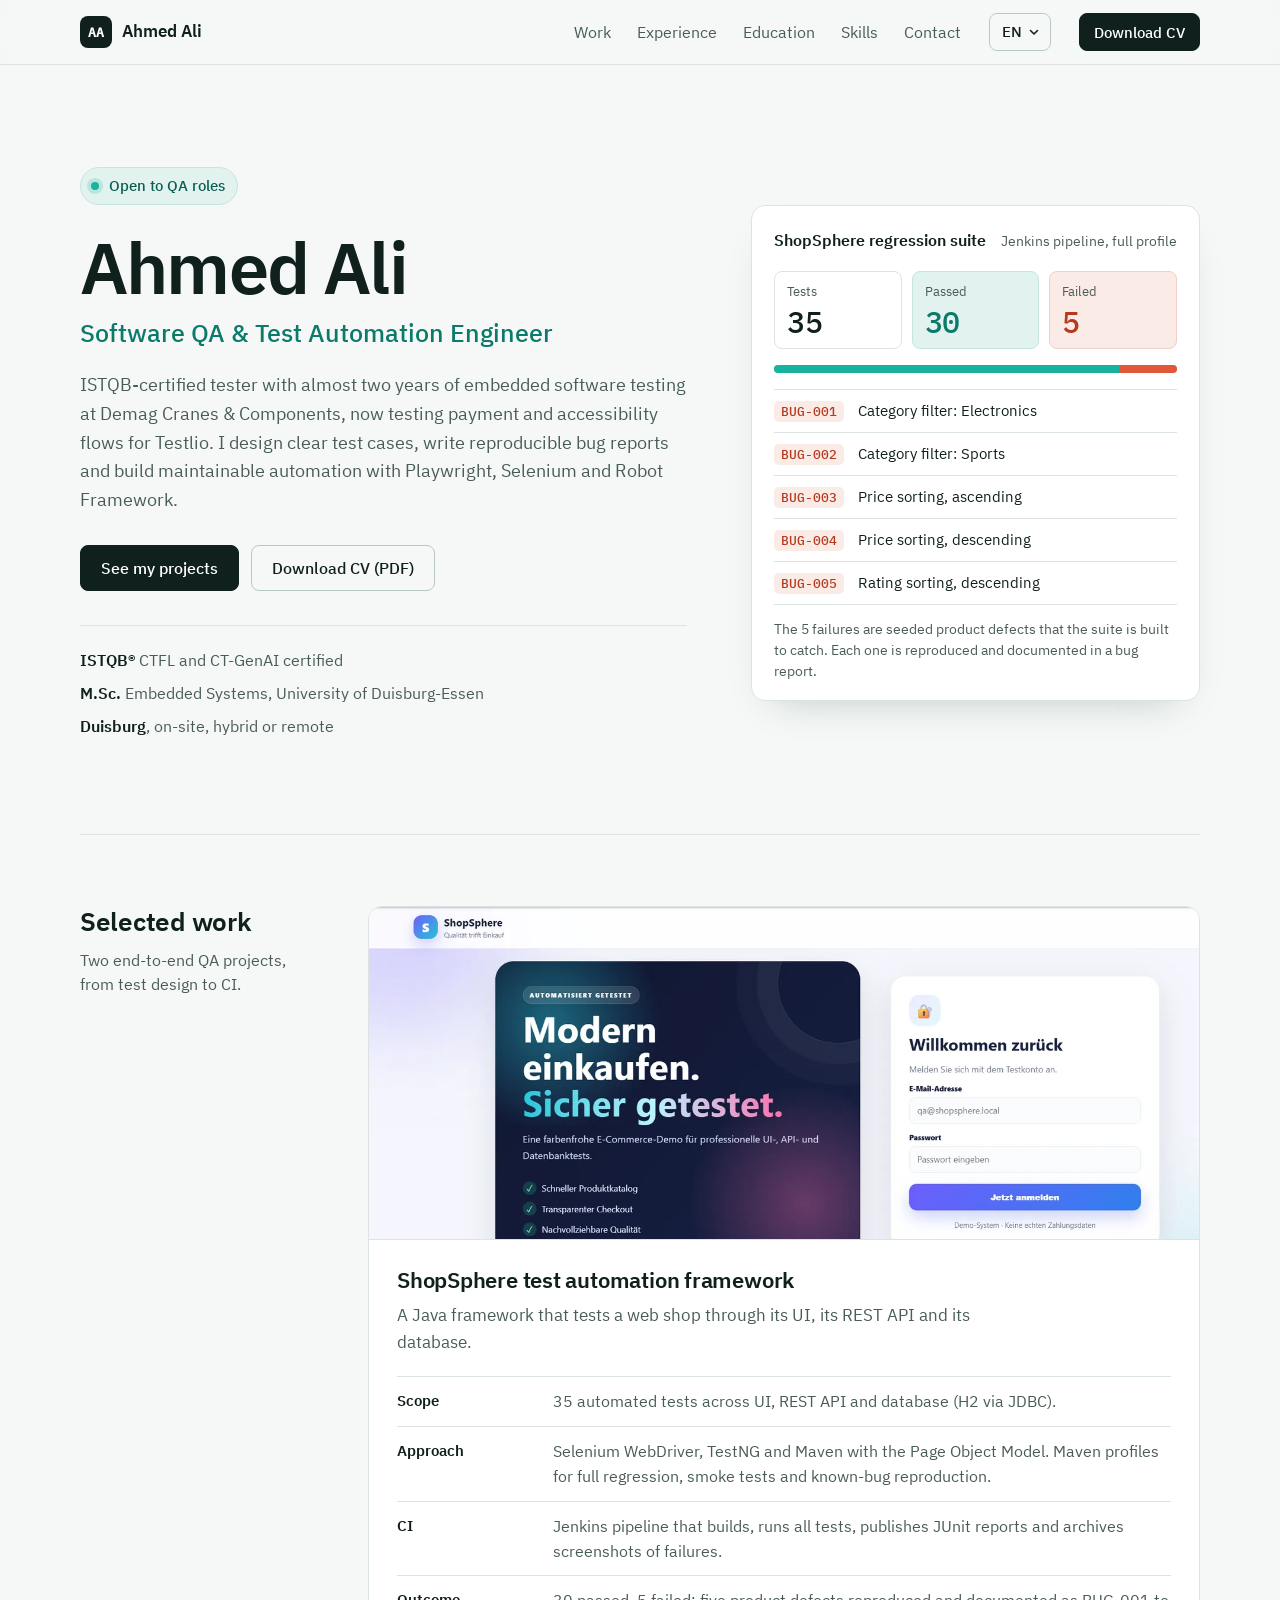
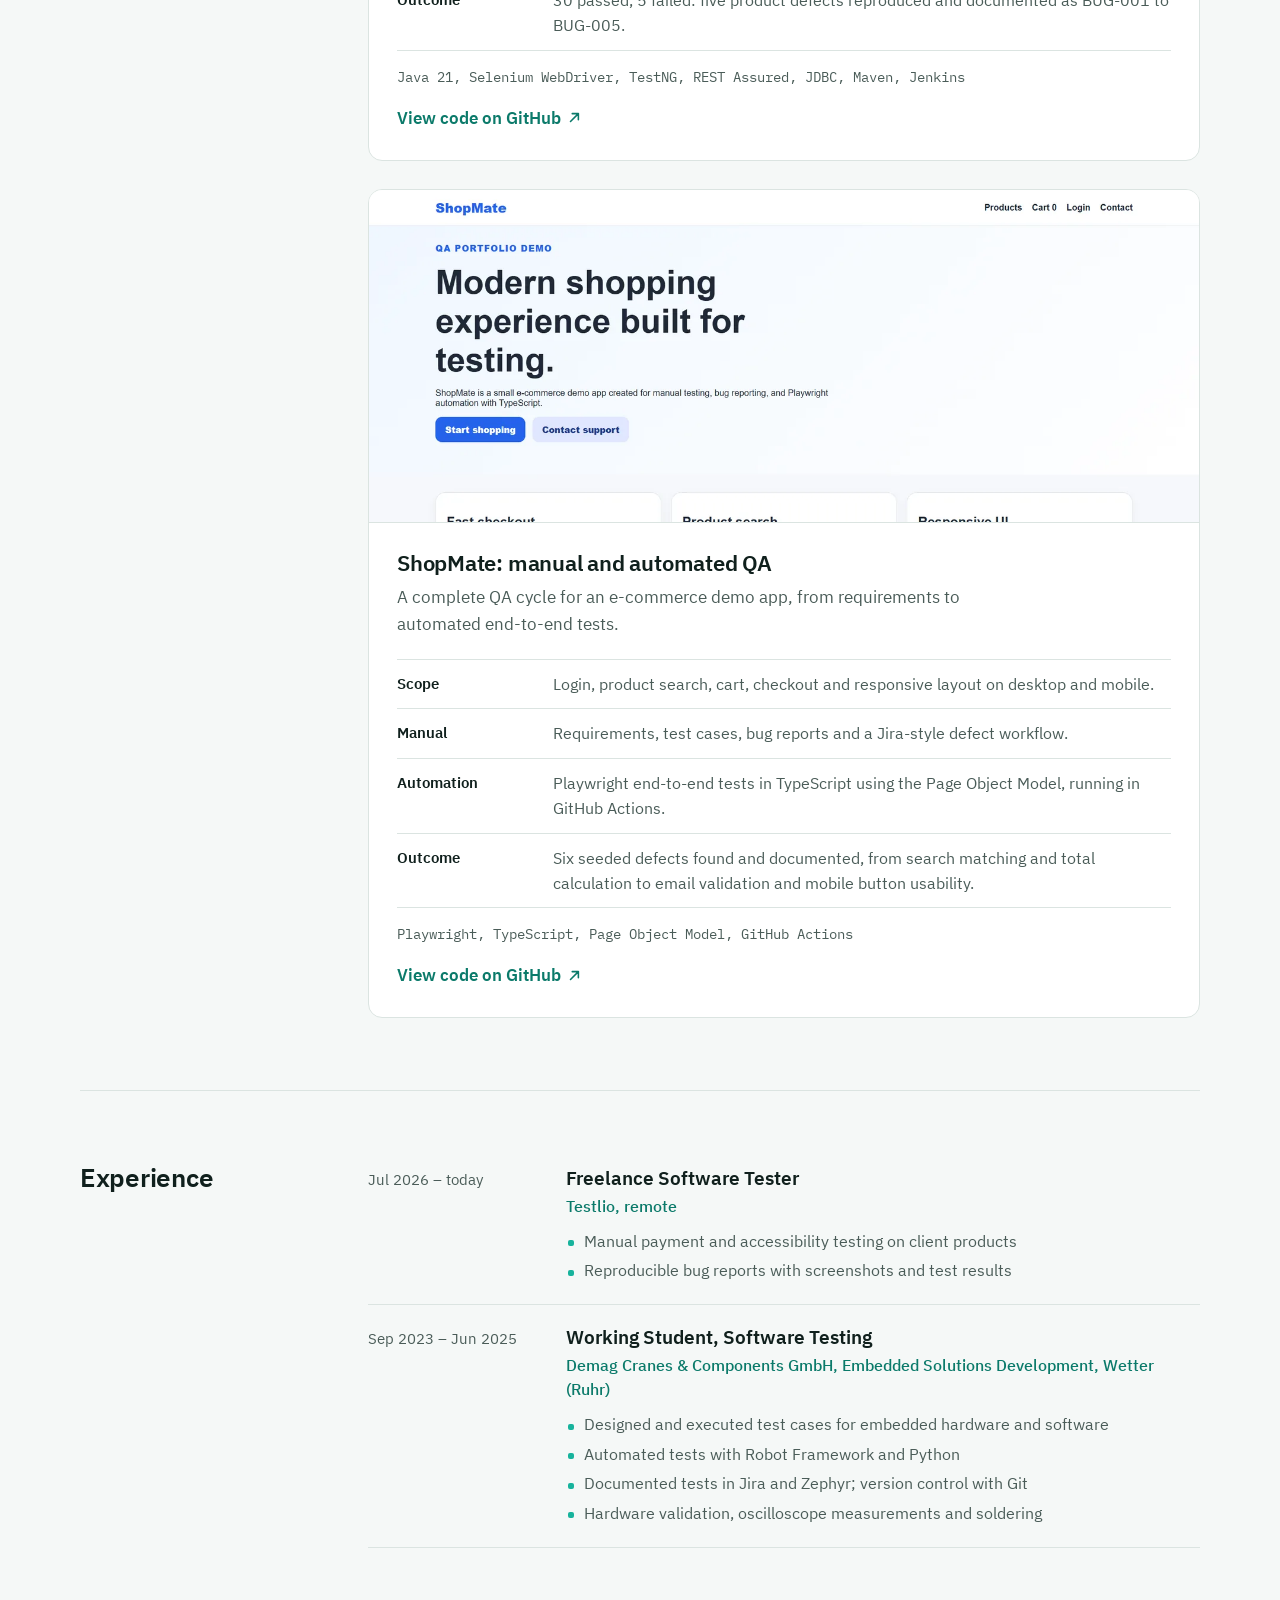
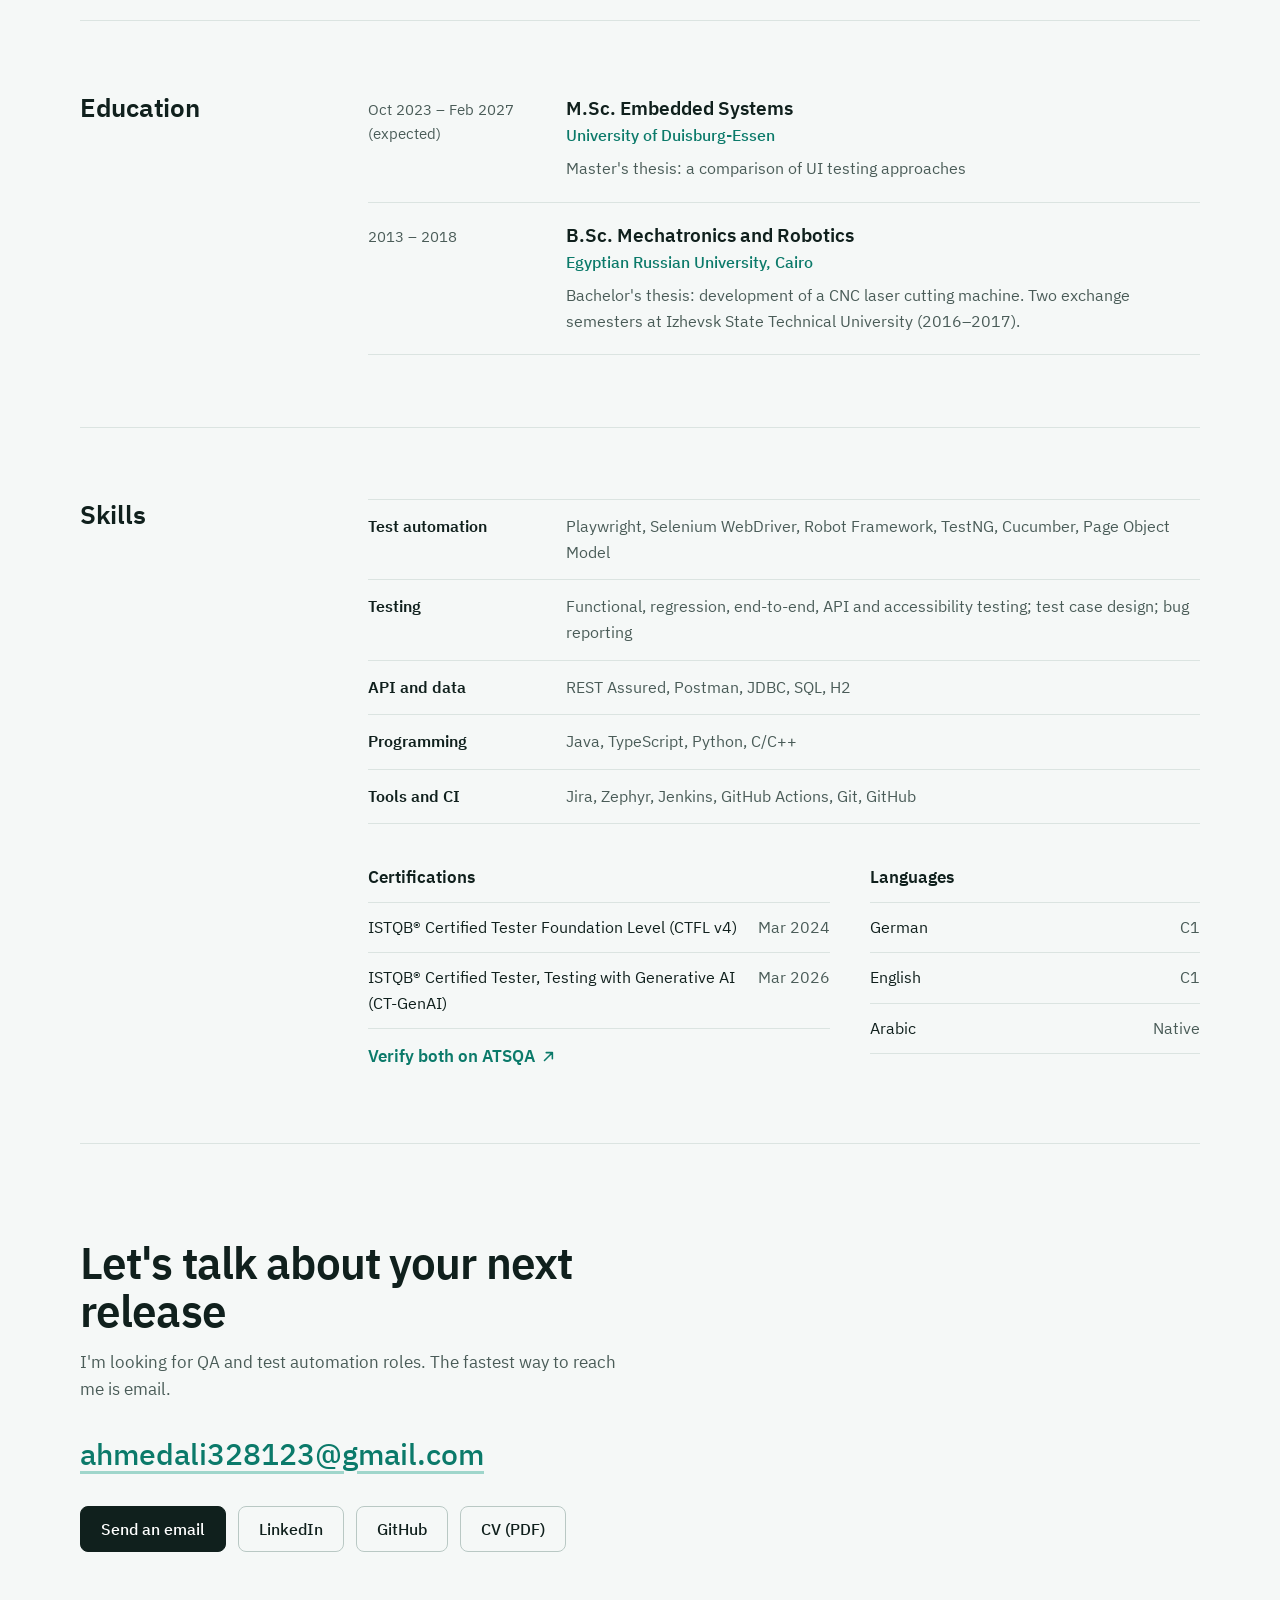
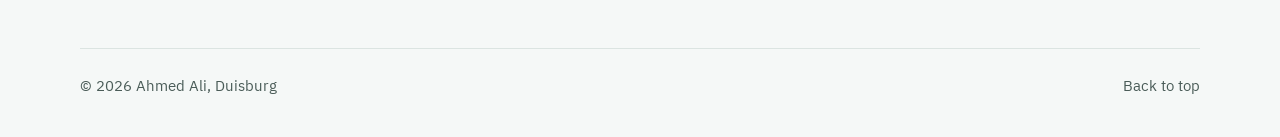
<file: index.html>
<!DOCTYPE html>
<html lang="en">
<head>
  <meta charset="UTF-8">
  <meta name="viewport" content="width=device-width, initial-scale=1">
  <title>Ahmed Ali – Software QA &amp; Test Automation Engineer</title>
  <meta name="description" content="ISTQB-certified Software QA and Test Automation Engineer in Duisburg, Germany. Playwright, Selenium, Robot Framework, Java, TypeScript, API testing and CI pipelines.">
  <meta name="theme-color" content="#f5f8f7" media="(prefers-color-scheme: light)">
  <meta name="theme-color" content="#0e1715" media="(prefers-color-scheme: dark)">
  <link rel="canonical" href="https://ahmed328123.github.io/ahmed-ali-portfolio/">
  <link rel="alternate" hreflang="en" href="https://ahmed328123.github.io/ahmed-ali-portfolio/">
  <link rel="alternate" hreflang="de" href="https://ahmed328123.github.io/ahmed-ali-portfolio/de/">
  <link rel="alternate" hreflang="x-default" href="https://ahmed328123.github.io/ahmed-ali-portfolio/">
  <link rel="icon" href="./assets/favicon.svg" type="image/svg+xml">

  <!-- Link previews (LinkedIn, WhatsApp, Slack, email) -->
  <meta property="og:type" content="profile">
  <meta property="og:locale" content="en_US">
  <meta property="og:locale:alternate" content="de_DE">
  <meta property="og:title" content="Ahmed Ali – Software QA & Test Automation Engineer">
  <meta property="og:description" content="Test automation with Playwright, Selenium and Robot Framework. ISTQB CTFL & CT-GenAI. Open to QA roles.">
  <meta property="og:url" content="https://ahmed328123.github.io/ahmed-ali-portfolio/">
  <meta property="og:image" content="https://ahmed328123.github.io/ahmed-ali-portfolio/assets/og-image.png">
  <meta property="og:image:width" content="1200">
  <meta property="og:image:height" content="630">
  <meta property="og:image:alt" content="Ahmed Ali – Software QA and Test Automation Engineer">
  <meta name="twitter:card" content="summary_large_image">

  <!-- Fonts are self-hosted (no requests to Google servers) -->
  <link rel="preload" href="./assets/fonts/IBMPlexSans-Regular-Latin1.woff2" as="font" type="font/woff2" crossorigin>
  <link rel="preload" href="./assets/fonts/IBMPlexSans-SemiBold-Latin1.woff2" as="font" type="font/woff2" crossorigin>
  <link rel="stylesheet" href="./style.css?v=5">

  <script type="application/ld+json">
  {
    "@context": "https://schema.org",
    "@type": "Person",
    "name": "Ahmed Ali",
    "jobTitle": "Software QA Engineer, Test Automation Engineer",
    "url": "https://ahmed328123.github.io/ahmed-ali-portfolio/",
    "email": "mailto:ahmedali328123@gmail.com",
    "address": { "@type": "PostalAddress", "addressLocality": "Duisburg", "addressCountry": "DE" },
    "alumniOf": [
      { "@type": "CollegeOrUniversity", "name": "University of Duisburg-Essen" },
      { "@type": "CollegeOrUniversity", "name": "Egyptian Russian University" }
    ],
    "knowsAbout": ["Software Testing", "Test Automation", "Playwright", "Selenium WebDriver", "Robot Framework", "API Testing", "Java", "TypeScript", "Python"],
    "sameAs": [
      "https://www.linkedin.com/in/ahmedali328123/",
      "https://github.com/ahmed328123"
    ]
  }
  </script>
</head>

<body>
  <a class="skip-link" href="#main">Skip to content</a>

  <header class="site-header">
    <div class="wrap header-inner">
      <a class="brand" href="#top" aria-label="Ahmed Ali, back to top">
        <span class="brand-mark" aria-hidden="true">AA</span>
        <span class="brand-name">Ahmed Ali</span>
      </a>
      <nav class="site-nav" aria-label="Sections">
        <a href="#work">Work</a>
        <a href="#experience">Experience</a>
        <a href="#education">Education</a>
        <a href="#skills">Skills</a>
        <a href="#contact">Contact</a>
      </nav>
      <details class="lang-switch">
        <summary aria-label="Language: English. Change language">
          <span>EN</span>
          <svg aria-hidden="true" viewBox="0 0 12 12"><path d="M2.5 4.5 6 8l3.5-3.5"/></svg>
        </summary>
        <ul class="lang-menu">
          <li><a href="./" hreflang="en" lang="en" aria-current="page"><span>English</span><span class="lang-code">EN</span></a></li>
          <li><a href="./de/" hreflang="de" lang="de"><span>Deutsch</span><span class="lang-code">DE</span></a></li>
        </ul>
      </details>
      <a class="btn btn-small" href="./assets/cv-en.pdf" target="_blank" rel="noopener">Download CV</a>
    </div>
  </header>

  <main id="main">

    <!-- Intro -->
    <section class="hero wrap" id="top" aria-labelledby="hero-name">
      <div class="hero-copy">
        <p class="availability"><span class="pulse" aria-hidden="true"></span>Open to QA roles</p>
        <h1 id="hero-name">Ahmed Ali</h1>
        <p class="hero-role">Software QA &amp; Test Automation Engineer</p>
        <p class="hero-summary">
          ISTQB-certified tester with almost two years of embedded software testing at
          Demag Cranes &amp; Components, now testing payment and accessibility flows for Testlio.
          I design clear test cases, write reproducible bug reports and build maintainable
          automation with Playwright, Selenium and Robot Framework.
        </p>
        <div class="hero-actions">
          <a class="btn" href="#work">See my projects</a>
          <a class="btn btn-ghost" href="./assets/cv-en.pdf" target="_blank" rel="noopener">Download CV (PDF)</a>
        </div>
        <ul class="hero-facts">
          <li><strong>ISTQB®</strong> CTFL and CT-GenAI certified</li>
          <li><strong>M.Sc.</strong> Embedded Systems, University of Duisburg-Essen</li>
          <li><strong>Duisburg</strong>, on-site, hybrid or remote</li>
        </ul>
      </div>

      <!-- Signature element: a real test run from the ShopSphere project -->
      <figure class="run-report" aria-labelledby="run-title">
        <div class="run-head">
          <p class="run-title" id="run-title">ShopSphere regression suite</p>
          <p class="run-meta">Jenkins pipeline, full profile</p>
        </div>
        <dl class="run-totals">
          <div><dt>Tests</dt><dd>35</dd></div>
          <div class="is-pass"><dt>Passed</dt><dd>30</dd></div>
          <div class="is-fail"><dt>Failed</dt><dd>5</dd></div>
        </dl>
        <div class="run-bar" role="img" aria-label="30 of 35 tests passed, 5 failed">
          <span class="run-bar-pass"></span><span class="run-bar-fail"></span>
        </div>
        <ol class="run-failures" aria-label="Failed tests, each linked to a bug report">
          <li><code>BUG-001</code><span>Category filter: Electronics</span></li>
          <li><code>BUG-002</code><span>Category filter: Sports</span></li>
          <li><code>BUG-003</code><span>Price sorting, ascending</span></li>
          <li><code>BUG-004</code><span>Price sorting, descending</span></li>
          <li><code>BUG-005</code><span>Rating sorting, descending</span></li>
        </ol>
        <figcaption>
          The 5 failures are seeded product defects that the suite is built to catch.
          Each one is reproduced and documented in a bug report.
        </figcaption>
      </figure>
    </section>

    <!-- Projects -->
    <section class="block wrap" id="work" aria-labelledby="work-title">
      <div class="block-head">
        <h2 id="work-title">Selected work</h2>
        <p>Two end-to-end QA projects, from test design to CI.</p>
      </div>

      <div class="block-body">
        <article class="case">
          <a class="case-media" href="https://github.com/ahmed328123/shopsphere-selenium-java-automation" target="_blank" rel="noopener" tabindex="-1" aria-hidden="true">
            <img src="./assets/images/shopsphere-cover.webp" width="1400" height="683" loading="lazy" decoding="async" alt="">
          </a>
          <div class="case-body">
            <h3>ShopSphere test automation framework</h3>
            <p class="case-lead">A Java framework that tests a web shop through its UI, its REST API and its database.</p>
            <dl class="case-facts">
              <div><dt>Scope</dt><dd>35 automated tests across UI, REST API and database (H2 via JDBC).</dd></div>
              <div><dt>Approach</dt><dd>Selenium WebDriver, TestNG and Maven with the Page Object Model. Maven profiles for full regression, smoke tests and known-bug reproduction.</dd></div>
              <div><dt>CI</dt><dd>Jenkins pipeline that builds, runs all tests, publishes JUnit reports and archives screenshots of failures.</dd></div>
              <div><dt>Outcome</dt><dd>30 passed, 5 failed: five product defects reproduced and documented as <span class="nowrap">BUG-001</span> to <span class="nowrap">BUG-005</span>.</dd></div>
            </dl>
            <p class="case-stack">Java 21, Selenium WebDriver, TestNG, REST Assured, JDBC, Maven, Jenkins</p>
            <a class="ext-link" href="https://github.com/ahmed328123/shopsphere-selenium-java-automation" target="_blank" rel="noopener">View code on GitHub<svg aria-hidden="true" viewBox="0 0 16 16"><path d="M6 3h7v7M13 3 4 12"/></svg></a>
          </div>
        </article>

        <article class="case">
          <a class="case-media" href="https://github.com/ahmed328123/shopmate-qa-playwright-typescript" target="_blank" rel="noopener" tabindex="-1" aria-hidden="true">
            <img src="./assets/images/shopmate-cover.webp" width="1400" height="670" loading="lazy" decoding="async" alt="">
          </a>
          <div class="case-body">
            <h3>ShopMate: manual and automated QA</h3>
            <p class="case-lead">A complete QA cycle for an e-commerce demo app, from requirements to automated end-to-end tests.</p>
            <dl class="case-facts">
              <div><dt>Scope</dt><dd>Login, product search, cart, checkout and responsive layout on desktop and mobile.</dd></div>
              <div><dt>Manual</dt><dd>Requirements, test cases, bug reports and a Jira-style defect workflow.</dd></div>
              <div><dt>Automation</dt><dd>Playwright end-to-end tests in TypeScript using the Page Object Model, running in GitHub Actions.</dd></div>
              <div><dt>Outcome</dt><dd>Six seeded defects found and documented, from search matching and total calculation to email validation and mobile button usability.</dd></div>
            </dl>
            <p class="case-stack">Playwright, TypeScript, Page Object Model, GitHub Actions</p>
            <a class="ext-link" href="https://github.com/ahmed328123/shopmate-qa-playwright-typescript" target="_blank" rel="noopener">View code on GitHub<svg aria-hidden="true" viewBox="0 0 16 16"><path d="M6 3h7v7M13 3 4 12"/></svg></a>
          </div>
        </article>
      </div>
    </section>

    <!-- Experience -->
    <section class="block wrap" id="experience" aria-labelledby="exp-title">
      <div class="block-head">
        <h2 id="exp-title">Experience</h2>
      </div>
      <div class="block-body">
        <ol class="entries">
          <li class="entry">
            <p class="entry-date"><time datetime="2026-07">Jul 2026</time> – today</p>
            <div>
              <h3>Freelance Software Tester</h3>
              <p class="entry-org">Testlio, remote</p>
              <ul>
                <li>Manual payment and accessibility testing on client products</li>
                <li>Reproducible bug reports with screenshots and test results</li>
              </ul>
            </div>
          </li>
          <li class="entry">
            <p class="entry-date"><time datetime="2023-09">Sep 2023</time> – <time datetime="2025-06">Jun 2025</time></p>
            <div>
              <h3>Working Student, Software Testing</h3>
              <p class="entry-org">Demag Cranes &amp; Components GmbH, Embedded Solutions Development, Wetter (Ruhr)</p>
              <ul>
                <li>Designed and executed test cases for embedded hardware and software</li>
                <li>Automated tests with Robot Framework and Python</li>
                <li>Documented tests in Jira and Zephyr; version control with Git</li>
                <li>Hardware validation, oscilloscope measurements and soldering</li>
              </ul>
            </div>
          </li>
        </ol>
      </div>
    </section>

    <!-- Education -->
    <section class="block wrap" id="education" aria-labelledby="edu-title">
      <div class="block-head">
        <h2 id="edu-title">Education</h2>
      </div>
      <div class="block-body">
        <ol class="entries">
          <li class="entry">
            <p class="entry-date"><time datetime="2023-10">Oct 2023</time> – Feb 2027 (expected)</p>
            <div>
              <h3>M.Sc. Embedded Systems</h3>
              <p class="entry-org">University of Duisburg-Essen</p>
              <p class="entry-note">Master's thesis: a comparison of UI testing approaches</p>
            </div>
          </li>
          <li class="entry">
            <p class="entry-date">2013 – 2018</p>
            <div>
              <h3>B.Sc. Mechatronics and Robotics</h3>
              <p class="entry-org">Egyptian Russian University, Cairo</p>
              <p class="entry-note">Bachelor's thesis: development of a CNC laser cutting machine. Two exchange semesters at Izhevsk State Technical University (2016–2017).</p>
            </div>
          </li>
        </ol>
      </div>
    </section>

    <!-- Skills -->
    <section class="block wrap" id="skills" aria-labelledby="skills-title">
      <div class="block-head">
        <h2 id="skills-title">Skills</h2>
      </div>
      <div class="block-body">
        <dl class="skills">
          <div><dt>Test automation</dt><dd>Playwright, Selenium WebDriver, Robot Framework, TestNG, Cucumber, Page Object Model</dd></div>
          <div><dt>Testing</dt><dd>Functional, regression, end-to-end, API and accessibility testing; test case design; bug reporting</dd></div>
          <div><dt>API and data</dt><dd>REST Assured, Postman, JDBC, SQL, H2</dd></div>
          <div><dt>Programming</dt><dd>Java, TypeScript, Python, C/C++</dd></div>
          <div><dt>Tools and CI</dt><dd>Jira, Zephyr, Jenkins, GitHub Actions, Git, GitHub</dd></div>
        </dl>

        <div class="split">
          <div>
            <h3 class="sub-title">Certifications</h3>
            <ul class="certs">
              <li><span>ISTQB® Certified Tester Foundation Level (CTFL v4)</span><span class="muted">Mar 2024</span></li>
              <li><span>ISTQB® Certified Tester, Testing with Generative AI (CT-GenAI)</span><span class="muted">Mar 2026</span></li>
            </ul>
            <a class="ext-link" href="https://atsqa.org/certified-testers/profile/50f4b5ab74a24242892d9b220a066ed3" target="_blank" rel="noopener">Verify both on ATSQA<svg aria-hidden="true" viewBox="0 0 16 16"><path d="M6 3h7v7M13 3 4 12"/></svg></a>
          </div>
          <div>
            <h3 class="sub-title">Languages</h3>
            <ul class="langs">
              <li><span>German</span><span class="muted">C1</span></li>
              <li><span>English</span><span class="muted">C1</span></li>
              <li><span>Arabic</span><span class="muted">Native</span></li>
            </ul>
          </div>
        </div>
      </div>
    </section>

    <!-- Contact -->
    <section class="contact wrap" id="contact" aria-labelledby="contact-title">
      <h2 id="contact-title">Let's talk about your next release</h2>
      <p>I'm looking for QA and test automation roles. The fastest way to reach me is email.</p>
      <a class="contact-email" href="mailto:ahmedali328123@gmail.com">ahmedali328123@gmail.com</a>
      <div class="contact-links">
        <a class="btn" href="mailto:ahmedali328123@gmail.com">Send an email</a>
        <a class="btn btn-ghost" href="https://www.linkedin.com/in/ahmedali328123/" target="_blank" rel="noopener">LinkedIn</a>
        <a class="btn btn-ghost" href="https://github.com/ahmed328123" target="_blank" rel="noopener">GitHub</a>
        <a class="btn btn-ghost" href="./assets/cv-en.pdf" target="_blank" rel="noopener">CV (PDF)</a>
      </div>
    </section>
  </main>

  <footer class="site-footer wrap">
    <p>© 2026 Ahmed Ali, Duisburg</p>
    <a href="#top">Back to top</a>
  </footer>

  <script>
    // Close the language menu on outside click or Escape
    (function () {
      var menu = document.querySelector(".lang-switch");
      if (!menu) return;
      document.addEventListener("click", function (e) { if (!menu.contains(e.target)) menu.open = false; });
      document.addEventListener("keydown", function (e) {
        if (e.key === "Escape" && menu.open) { menu.open = false; menu.querySelector("summary").focus(); }
      });
    })();
  </script>
</body>
</html>
</file>
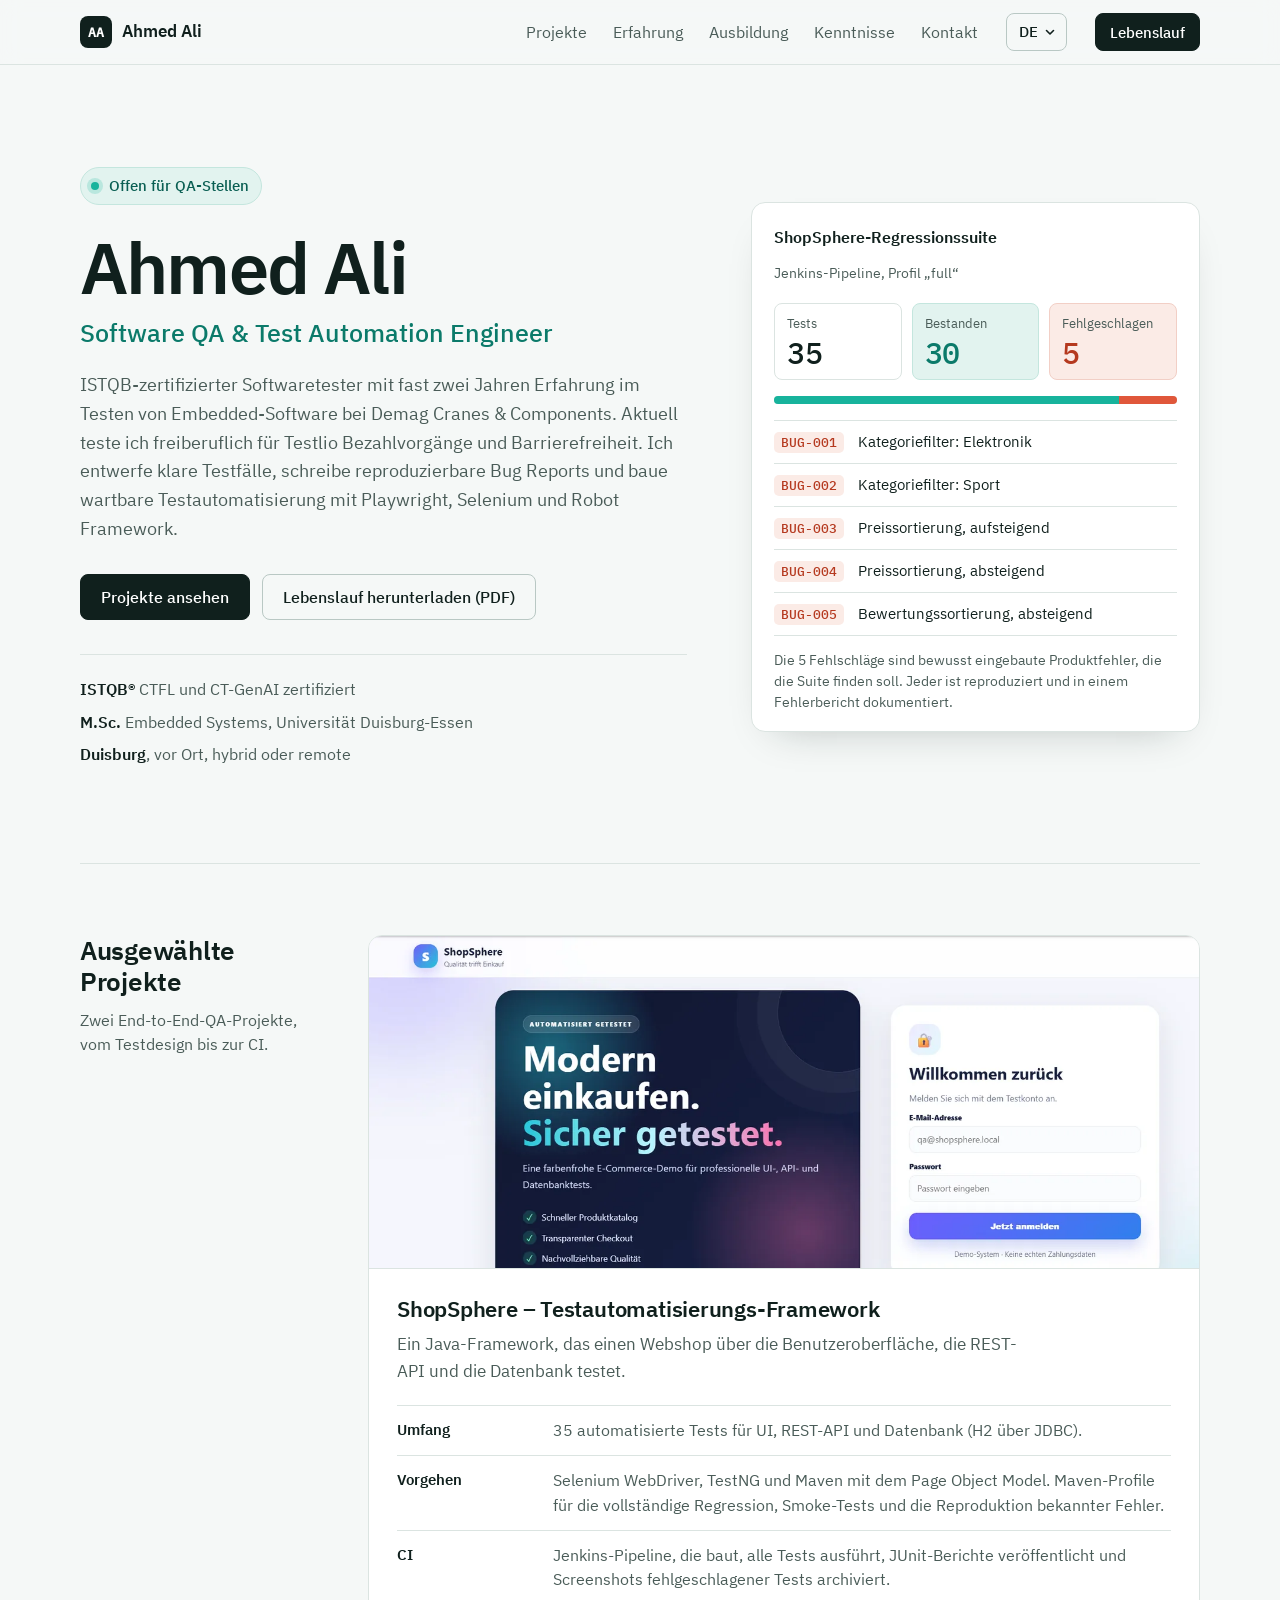
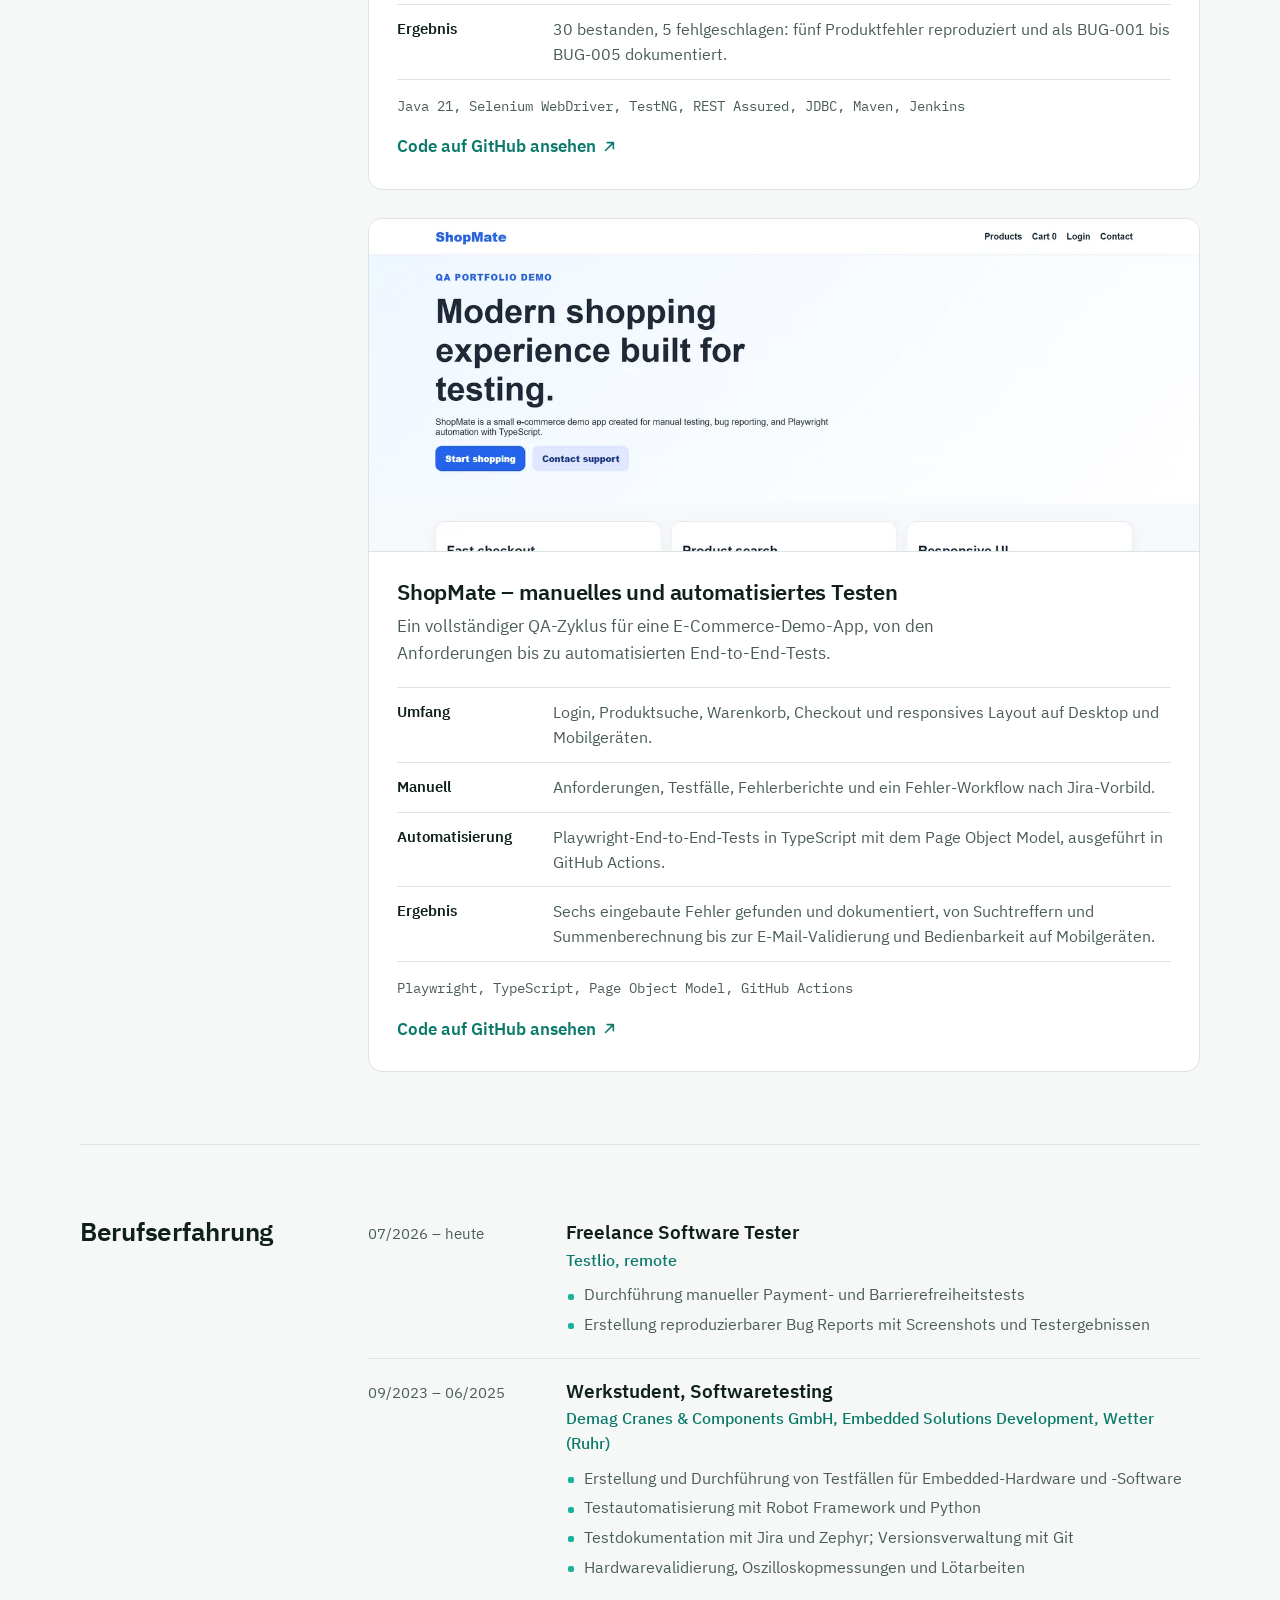
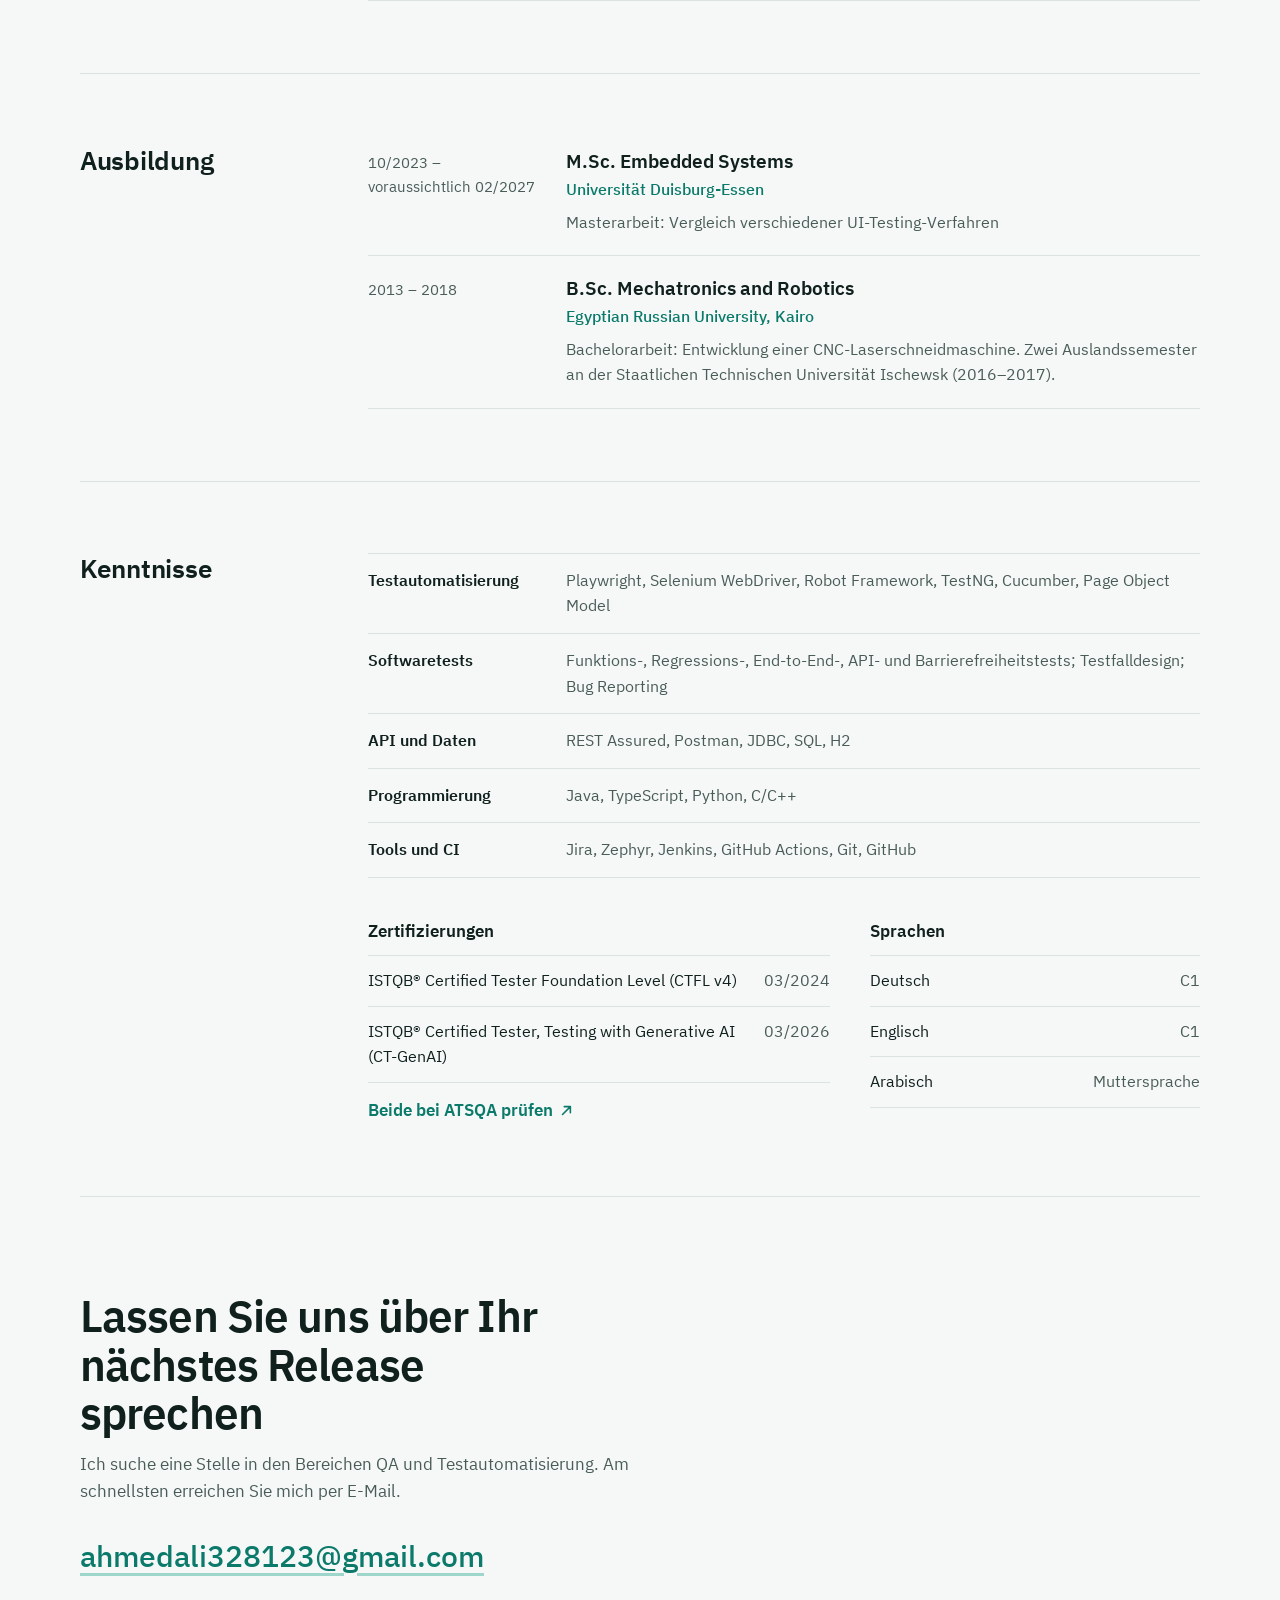
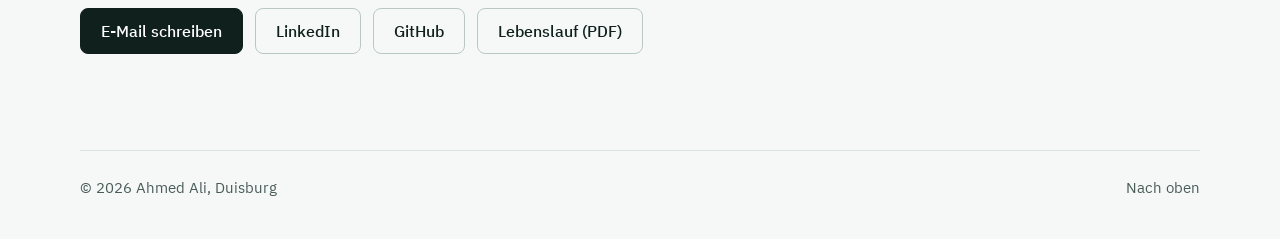
<file: de/index.html>
<!DOCTYPE html>
<html lang="de">
<head>
  <meta charset="UTF-8">
  <meta name="viewport" content="width=device-width, initial-scale=1">
  <title>Ahmed Ali – Software QA &amp; Test Automation Engineer</title>
  <meta name="description" content="ISTQB-zertifizierter Software QA und Test Automation Engineer in Duisburg. Testautomatisierung mit Playwright, Selenium und Robot Framework, Java, TypeScript, API-Tests und CI-Pipelines.">
  <meta name="theme-color" content="#f5f8f7" media="(prefers-color-scheme: light)">
  <meta name="theme-color" content="#0e1715" media="(prefers-color-scheme: dark)">
  <link rel="canonical" href="https://ahmed328123.github.io/ahmed-ali-portfolio/de/">
  <link rel="alternate" hreflang="en" href="https://ahmed328123.github.io/ahmed-ali-portfolio/">
  <link rel="alternate" hreflang="de" href="https://ahmed328123.github.io/ahmed-ali-portfolio/de/">
  <link rel="alternate" hreflang="x-default" href="https://ahmed328123.github.io/ahmed-ali-portfolio/">
  <link rel="icon" href="../assets/favicon.svg" type="image/svg+xml">

  <!-- Linkvorschau (LinkedIn, WhatsApp, Slack, E-Mail) -->
  <meta property="og:type" content="profile">
  <meta property="og:locale" content="de_DE">
  <meta property="og:locale:alternate" content="en_US">
  <meta property="og:title" content="Ahmed Ali – Software QA & Test Automation Engineer">
  <meta property="og:description" content="Testautomatisierung mit Playwright, Selenium und Robot Framework. ISTQB CTFL & CT-GenAI. Offen für QA-Stellen.">
  <meta property="og:url" content="https://ahmed328123.github.io/ahmed-ali-portfolio/de/">
  <meta property="og:image" content="https://ahmed328123.github.io/ahmed-ali-portfolio/assets/og-image-de.png">
  <meta property="og:image:width" content="1200">
  <meta property="og:image:height" content="630">
  <meta property="og:image:alt" content="Ahmed Ali – Software QA und Test Automation Engineer">
  <meta name="twitter:card" content="summary_large_image">

  <!-- Schriften werden selbst gehostet (keine Anfragen an Google-Server) -->
  <link rel="preload" href="../assets/fonts/IBMPlexSans-Regular-Latin1.woff2" as="font" type="font/woff2" crossorigin>
  <link rel="preload" href="../assets/fonts/IBMPlexSans-SemiBold-Latin1.woff2" as="font" type="font/woff2" crossorigin>
  <link rel="stylesheet" href="../style.css?v=5">

  <script type="application/ld+json">
  {
    "@context": "https://schema.org",
    "@type": "Person",
    "name": "Ahmed Ali",
    "jobTitle": "Software QA Engineer, Test Automation Engineer",
    "url": "https://ahmed328123.github.io/ahmed-ali-portfolio/de/",
    "email": "mailto:ahmedali328123@gmail.com",
    "address": { "@type": "PostalAddress", "addressLocality": "Duisburg", "addressCountry": "DE" },
    "alumniOf": [
      { "@type": "CollegeOrUniversity", "name": "Universität Duisburg-Essen" },
      { "@type": "CollegeOrUniversity", "name": "Egyptian Russian University" }
    ],
    "knowsAbout": ["Softwaretest", "Testautomatisierung", "Playwright", "Selenium WebDriver", "Robot Framework", "API-Tests", "Java", "TypeScript", "Python"],
    "sameAs": [
      "https://www.linkedin.com/in/ahmedali328123/",
      "https://github.com/ahmed328123"
    ]
  }
  </script>
</head>

<body>
  <a class="skip-link" href="#main">Zum Inhalt springen</a>

  <header class="site-header">
    <div class="wrap header-inner">
      <a class="brand" href="#top" aria-label="Ahmed Ali, nach oben">
        <span class="brand-mark" aria-hidden="true">AA</span>
        <span class="brand-name">Ahmed Ali</span>
      </a>
      <nav class="site-nav" aria-label="Abschnitte">
        <a href="#work">Projekte</a>
        <a href="#experience">Erfahrung</a>
        <a href="#education">Ausbildung</a>
        <a href="#skills">Kenntnisse</a>
        <a href="#contact">Kontakt</a>
      </nav>
      <details class="lang-switch">
        <summary aria-label="Sprache: Deutsch. Sprache wechseln">
          <span>DE</span>
          <svg aria-hidden="true" viewBox="0 0 12 12"><path d="M2.5 4.5 6 8l3.5-3.5"/></svg>
        </summary>
        <ul class="lang-menu">
          <li><a href="../" hreflang="en" lang="en"><span>English</span><span class="lang-code">EN</span></a></li>
          <li><a href="./" hreflang="de" lang="de" aria-current="page"><span>Deutsch</span><span class="lang-code">DE</span></a></li>
        </ul>
      </details>
      <a class="btn btn-small" href="../assets/cv-de.pdf" target="_blank" rel="noopener">Lebenslauf</a>
    </div>
  </header>

  <main id="main">

    <!-- Einleitung -->
    <section class="hero wrap" id="top" aria-labelledby="hero-name">
      <div class="hero-copy">
        <p class="availability"><span class="pulse" aria-hidden="true"></span>Offen für QA-Stellen</p>
        <h1 id="hero-name">Ahmed Ali</h1>
        <p class="hero-role">Software QA &amp; Test Automation Engineer</p>
        <p class="hero-summary">
          ISTQB-zertifizierter Softwaretester mit fast zwei Jahren Erfahrung im Testen von
          Embedded-Software bei Demag Cranes &amp; Components. Aktuell teste ich freiberuflich
          für Testlio Bezahlvorgänge und Barrierefreiheit. Ich entwerfe klare Testfälle,
          schreibe reproduzierbare Bug Reports und baue wartbare Testautomatisierung mit
          Playwright, Selenium und Robot Framework.
        </p>
        <div class="hero-actions">
          <a class="btn" href="#work">Projekte ansehen</a>
          <a class="btn btn-ghost" href="../assets/cv-de.pdf" target="_blank" rel="noopener">Lebenslauf herunterladen (PDF)</a>
        </div>
        <ul class="hero-facts">
          <li><strong>ISTQB®</strong> CTFL und CT-GenAI zertifiziert</li>
          <li><strong>M.Sc.</strong> Embedded Systems, Universität Duisburg-Essen</li>
          <li><strong>Duisburg</strong>, vor Ort, hybrid oder remote</li>
        </ul>
      </div>

      <!-- Ein echter Testlauf aus dem ShopSphere-Projekt -->
      <figure class="run-report" aria-labelledby="run-title">
        <div class="run-head">
          <p class="run-title" id="run-title">ShopSphere-Regressionssuite</p>
          <p class="run-meta">Jenkins-Pipeline, Profil „full“</p>
        </div>
        <dl class="run-totals">
          <div><dt>Tests</dt><dd>35</dd></div>
          <div class="is-pass"><dt>Bestanden</dt><dd>30</dd></div>
          <div class="is-fail"><dt>Fehlgeschlagen</dt><dd>5</dd></div>
        </dl>
        <div class="run-bar" role="img" aria-label="30 von 35 Tests bestanden, 5 fehlgeschlagen">
          <span class="run-bar-pass"></span><span class="run-bar-fail"></span>
        </div>
        <ol class="run-failures" aria-label="Fehlgeschlagene Tests, jeweils mit Fehlerbericht">
          <li><code>BUG-001</code><span>Kategoriefilter: Elektronik</span></li>
          <li><code>BUG-002</code><span>Kategoriefilter: Sport</span></li>
          <li><code>BUG-003</code><span>Preissortierung, aufsteigend</span></li>
          <li><code>BUG-004</code><span>Preissortierung, absteigend</span></li>
          <li><code>BUG-005</code><span>Bewertungssortierung, absteigend</span></li>
        </ol>
        <figcaption>
          Die 5 Fehlschläge sind bewusst eingebaute Produktfehler, die die Suite finden soll.
          Jeder ist reproduziert und in einem Fehlerbericht dokumentiert.
        </figcaption>
      </figure>
    </section>

    <!-- Projekte -->
    <section class="block wrap" id="work" aria-labelledby="work-title">
      <div class="block-head">
        <h2 id="work-title">Ausgewählte Projekte</h2>
        <p>Zwei End-to-End-QA-Projekte, vom Testdesign bis zur CI.</p>
      </div>

      <div class="block-body">
        <article class="case">
          <a class="case-media" href="https://github.com/ahmed328123/shopsphere-selenium-java-automation" target="_blank" rel="noopener" tabindex="-1" aria-hidden="true">
            <img src="../assets/images/shopsphere-cover.webp" width="1400" height="683" loading="lazy" decoding="async" alt="">
          </a>
          <div class="case-body">
            <h3>ShopSphere – Testautomatisierungs-Framework</h3>
            <p class="case-lead">Ein Java-Framework, das einen Webshop über die Benutzeroberfläche, die REST-API und die Datenbank testet.</p>
            <dl class="case-facts">
              <div><dt>Umfang</dt><dd>35 automatisierte Tests für UI, REST-API und Datenbank (H2 über JDBC).</dd></div>
              <div><dt>Vorgehen</dt><dd>Selenium WebDriver, TestNG und Maven mit dem Page Object Model. Maven-Profile für die vollständige Regression, Smoke-Tests und die Reproduktion bekannter Fehler.</dd></div>
              <div><dt>CI</dt><dd>Jenkins-Pipeline, die baut, alle Tests ausführt, JUnit-Berichte veröffentlicht und Screenshots fehlgeschlagener Tests archiviert.</dd></div>
              <div><dt>Ergebnis</dt><dd>30 bestanden, 5 fehlgeschlagen: fünf Produktfehler reproduziert und als <span class="nowrap">BUG-001</span> bis <span class="nowrap">BUG-005</span> dokumentiert.</dd></div>
            </dl>
            <p class="case-stack">Java 21, Selenium WebDriver, TestNG, REST Assured, JDBC, Maven, Jenkins</p>
            <a class="ext-link" href="https://github.com/ahmed328123/shopsphere-selenium-java-automation" target="_blank" rel="noopener">Code auf GitHub ansehen<svg aria-hidden="true" viewBox="0 0 16 16"><path d="M6 3h7v7M13 3 4 12"/></svg></a>
          </div>
        </article>

        <article class="case">
          <a class="case-media" href="https://github.com/ahmed328123/shopmate-qa-playwright-typescript" target="_blank" rel="noopener" tabindex="-1" aria-hidden="true">
            <img src="../assets/images/shopmate-cover.webp" width="1400" height="670" loading="lazy" decoding="async" alt="">
          </a>
          <div class="case-body">
            <h3>ShopMate – manuelles und automatisiertes Testen</h3>
            <p class="case-lead">Ein vollständiger QA-Zyklus für eine E-Commerce-Demo-App, von den Anforderungen bis zu automatisierten End-to-End-Tests.</p>
            <dl class="case-facts">
              <div><dt>Umfang</dt><dd>Login, Produktsuche, Warenkorb, Checkout und responsives Layout auf Desktop und Mobilgeräten.</dd></div>
              <div><dt>Manuell</dt><dd>Anforderungen, Testfälle, Fehlerberichte und ein Fehler-Workflow nach Jira-Vorbild.</dd></div>
              <div><dt>Automatisierung</dt><dd>Playwright-End-to-End-Tests in TypeScript mit dem Page Object Model, ausgeführt in GitHub Actions.</dd></div>
              <div><dt>Ergebnis</dt><dd>Sechs eingebaute Fehler gefunden und dokumentiert, von Suchtreffern und Summenberechnung bis zur E-Mail-Validierung und Bedienbarkeit auf Mobilgeräten.</dd></div>
            </dl>
            <p class="case-stack">Playwright, TypeScript, Page Object Model, GitHub Actions</p>
            <a class="ext-link" href="https://github.com/ahmed328123/shopmate-qa-playwright-typescript" target="_blank" rel="noopener">Code auf GitHub ansehen<svg aria-hidden="true" viewBox="0 0 16 16"><path d="M6 3h7v7M13 3 4 12"/></svg></a>
          </div>
        </article>
      </div>
    </section>

    <!-- Berufserfahrung -->
    <section class="block wrap" id="experience" aria-labelledby="exp-title">
      <div class="block-head">
        <h2 id="exp-title">Berufserfahrung</h2>
      </div>
      <div class="block-body">
        <ol class="entries">
          <li class="entry">
            <p class="entry-date"><time datetime="2026-07">07/2026</time> – heute</p>
            <div>
              <h3>Freelance Software Tester</h3>
              <p class="entry-org">Testlio, remote</p>
              <ul>
                <li>Durchführung manueller Payment- und Barrierefreiheitstests</li>
                <li>Erstellung reproduzierbarer Bug Reports mit Screenshots und Testergebnissen</li>
              </ul>
            </div>
          </li>
          <li class="entry">
            <p class="entry-date"><time datetime="2023-09">09/2023</time> – <time datetime="2025-06">06/2025</time></p>
            <div>
              <h3>Werkstudent, Softwaretesting</h3>
              <p class="entry-org">Demag Cranes &amp; Components GmbH, Embedded Solutions Development, Wetter (Ruhr)</p>
              <ul>
                <li>Erstellung und Durchführung von Testfällen für Embedded-Hardware und -Software</li>
                <li>Testautomatisierung mit Robot Framework und Python</li>
                <li>Testdokumentation mit Jira und Zephyr; Versionsverwaltung mit Git</li>
                <li>Hardwarevalidierung, Oszilloskopmessungen und Lötarbeiten</li>
              </ul>
            </div>
          </li>
        </ol>
      </div>
    </section>

    <!-- Ausbildung -->
    <section class="block wrap" id="education" aria-labelledby="edu-title">
      <div class="block-head">
        <h2 id="edu-title">Ausbildung</h2>
      </div>
      <div class="block-body">
        <ol class="entries">
          <li class="entry">
            <p class="entry-date"><time datetime="2023-10">10/2023</time> – voraussichtlich 02/2027</p>
            <div>
              <h3>M.Sc. Embedded Systems</h3>
              <p class="entry-org">Universität Duisburg-Essen</p>
              <p class="entry-note">Masterarbeit: Vergleich verschiedener UI-Testing-Verfahren</p>
            </div>
          </li>
          <li class="entry">
            <p class="entry-date">2013 – 2018</p>
            <div>
              <h3>B.Sc. Mechatronics and Robotics</h3>
              <p class="entry-org">Egyptian Russian University, Kairo</p>
              <p class="entry-note">Bachelorarbeit: Entwicklung einer CNC-Laserschneidmaschine. Zwei Auslandssemester an der Staatlichen Technischen Universität Ischewsk (2016–2017).</p>
            </div>
          </li>
        </ol>
      </div>
    </section>

    <!-- Kenntnisse -->
    <section class="block wrap" id="skills" aria-labelledby="skills-title">
      <div class="block-head">
        <h2 id="skills-title">Kenntnisse</h2>
      </div>
      <div class="block-body">
        <dl class="skills">
          <div><dt>Testautomatisierung</dt><dd>Playwright, Selenium WebDriver, Robot Framework, TestNG, Cucumber, Page Object Model</dd></div>
          <div><dt>Softwaretests</dt><dd>Funktions-, Regressions-, End-to-End-, API- und Barrierefreiheitstests; Testfalldesign; Bug Reporting</dd></div>
          <div><dt>API und Daten</dt><dd>REST Assured, Postman, JDBC, SQL, H2</dd></div>
          <div><dt>Programmierung</dt><dd>Java, TypeScript, Python, C/C++</dd></div>
          <div><dt>Tools und CI</dt><dd>Jira, Zephyr, Jenkins, GitHub Actions, Git, GitHub</dd></div>
        </dl>

        <div class="split">
          <div>
            <h3 class="sub-title">Zertifizierungen</h3>
            <ul class="certs">
              <li><span>ISTQB® Certified Tester Foundation Level (CTFL v4)</span><span class="muted">03/2024</span></li>
              <li><span>ISTQB® Certified Tester, Testing with Generative AI (CT-GenAI)</span><span class="muted">03/2026</span></li>
            </ul>
            <a class="ext-link" href="https://atsqa.org/certified-testers/profile/50f4b5ab74a24242892d9b220a066ed3" target="_blank" rel="noopener">Beide bei ATSQA prüfen<svg aria-hidden="true" viewBox="0 0 16 16"><path d="M6 3h7v7M13 3 4 12"/></svg></a>
          </div>
          <div>
            <h3 class="sub-title">Sprachen</h3>
            <ul class="langs">
              <li><span>Deutsch</span><span class="muted">C1</span></li>
              <li><span>Englisch</span><span class="muted">C1</span></li>
              <li><span>Arabisch</span><span class="muted">Muttersprache</span></li>
            </ul>
          </div>
        </div>
      </div>
    </section>

    <!-- Kontakt -->
    <section class="contact wrap" id="contact" aria-labelledby="contact-title">
      <h2 id="contact-title">Lassen Sie uns über Ihr nächstes Release sprechen</h2>
      <p>Ich suche eine Stelle in den Bereichen QA und Testautomatisierung. Am schnellsten erreichen Sie mich per E-Mail.</p>
      <a class="contact-email" href="mailto:ahmedali328123@gmail.com">ahmedali328123@gmail.com</a>
      <div class="contact-links">
        <a class="btn" href="mailto:ahmedali328123@gmail.com">E-Mail schreiben</a>
        <a class="btn btn-ghost" href="https://www.linkedin.com/in/ahmedali328123/" target="_blank" rel="noopener">LinkedIn</a>
        <a class="btn btn-ghost" href="https://github.com/ahmed328123" target="_blank" rel="noopener">GitHub</a>
        <a class="btn btn-ghost" href="../assets/cv-de.pdf" target="_blank" rel="noopener">Lebenslauf (PDF)</a>
      </div>
    </section>
  </main>

  <footer class="site-footer wrap">
    <p>© 2026 Ahmed Ali, Duisburg</p>
    <a href="#top">Nach oben</a>
  </footer>

  <script>
    // Sprachmenü bei Klick außerhalb oder Escape schließen
    (function () {
      var menu = document.querySelector(".lang-switch");
      if (!menu) return;
      document.addEventListener("click", function (e) { if (!menu.contains(e.target)) menu.open = false; });
      document.addEventListener("keydown", function (e) {
        if (e.key === "Escape" && menu.open) { menu.open = false; menu.querySelector("summary").focus(); }
      });
    })();
  </script>
</body>
</html>
</file>
<file: style.css>
/* =========================================================
   Ahmed Ali – Software QA & Test Automation Engineer
   ========================================================= */

/* Fonts: IBM Plex, self-hosted (SIL Open Font License, see assets/fonts) */
@font-face { font-family: "Plex Sans"; src: url("./assets/fonts/IBMPlexSans-Regular-Latin1.woff2") format("woff2"); font-weight: 400; font-style: normal; font-display: swap; }
@font-face { font-family: "Plex Sans"; src: url("./assets/fonts/IBMPlexSans-Medium-Latin1.woff2") format("woff2"); font-weight: 500; font-style: normal; font-display: swap; }
@font-face { font-family: "Plex Sans"; src: url("./assets/fonts/IBMPlexSans-SemiBold-Latin1.woff2") format("woff2"); font-weight: 600; font-style: normal; font-display: swap; }
@font-face { font-family: "Plex Sans"; src: url("./assets/fonts/IBMPlexSans-Bold-Latin1.woff2") format("woff2"); font-weight: 700; font-style: normal; font-display: swap; }
@font-face { font-family: "Plex Mono"; src: url("./assets/fonts/IBMPlexMono-Regular-Latin1.woff2") format("woff2"); font-weight: 400; font-style: normal; font-display: swap; }
@font-face { font-family: "Plex Mono"; src: url("./assets/fonts/IBMPlexMono-Medium-Latin1.woff2") format("woff2"); font-weight: 500; font-style: normal; font-display: swap; }

:root {
  /* Palette */
  --paper: #f5f8f7;
  --surface: #ffffff;
  --ink: #10201d;
  --ink-soft: #4a5c58;
  --rule: #dbe4e1;
  --pass: #0b7a6a;        /* text-safe teal */
  --pass-fill: #17b39c;
  --pass-tint: #e2f3ef;
  --fail: #b5391f;
  --fail-fill: #e0573a;
  --fail-tint: #fbebe6;
  --on-ink: #ffffff;          /* text on dark buttons */
  --line-strong: #b9c8c4;     /* ghost button / dropdown border */
  --pass-line: #c4e6de;       /* border of teal tinted boxes */
  --fail-line: #f2cfc6;
  --pass-text: #0a5f53;       /* text on teal tint */
  --header-bg: rgba(245, 248, 247, .88);
  --media-bg: #eef3f2;
  --underline: #9fd6cb;
  --shadow: rgba(16, 32, 29, .28);
  color-scheme: light;

  /* Type */
  --sans: "Plex Sans", "IBM Plex Sans", system-ui, -apple-system, "Segoe UI", sans-serif;
  --mono: "Plex Mono", "IBM Plex Mono", ui-monospace, "SFMono-Regular", Menlo, Consolas, monospace;

  /* Layout */
  --wrap: 1120px;
  --gutter: clamp(16px, 4vw, 40px);
  --head-col: 240px;
  --radius: 10px;
}

/* ---------- Base ---------- */
*, *::before, *::after { box-sizing: border-box; }

html { scroll-behavior: smooth; scroll-padding-top: 84px; -webkit-text-size-adjust: 100%; }

body {
  margin: 0;
  background: var(--paper);
  color: var(--ink);
  font-family: var(--sans);
  font-size: 17px;
  line-height: 1.6;
  font-feature-settings: "kern", "liga";
  -webkit-font-smoothing: antialiased;
  text-rendering: optimizeLegibility;
}

h1, h2, h3, p, ul, ol, dl, dd, figure { margin: 0; }
ul, ol { padding: 0; list-style: none; }
img { display: block; max-width: 100%; height: auto; }

a { color: inherit; text-decoration-thickness: 1px; text-underline-offset: 3px; }

:focus-visible { outline: 2px solid var(--pass); outline-offset: 3px; border-radius: 4px; }

.wrap { width: 100%; max-width: calc(var(--wrap) + 2 * var(--gutter)); margin-inline: auto; padding-inline: var(--gutter); }

.muted { color: var(--ink-soft); }
.nowrap { white-space: nowrap; }

/* Section rules align with the content edge, not the gutter */
.block, .contact, .site-footer { position: relative; border-top: 0 !important; }
.block::before, .contact::before, .site-footer::before {
  content: ""; position: absolute; top: 0; left: var(--gutter); right: var(--gutter);
  border-top: 1px solid var(--rule);
}

.skip-link {
  position: absolute; left: 12px; top: -48px; z-index: 100;
  background: var(--ink); color: var(--on-ink); padding: 8px 14px; border-radius: 6px; text-decoration: none;
}
.skip-link:focus { top: 12px; }

/* ---------- Buttons & links ---------- */
.btn {
  display: inline-flex; align-items: center; justify-content: center;
  min-height: 46px; padding: 0 20px;
  border: 1px solid var(--ink); border-radius: 8px;
  background: var(--ink); color: var(--on-ink);
  font: 500 16px/1 var(--sans); text-decoration: none;
  transition: background-color .15s ease, color .15s ease, border-color .15s ease;
}
.btn:hover { background: var(--pass); border-color: var(--pass); }

.btn-ghost { background: transparent; color: var(--ink); border-color: var(--line-strong); }
.btn-ghost:hover { background: var(--surface); color: var(--ink); border-color: var(--ink); }

.btn-small { min-height: 38px; padding: 0 14px; font-size: 15px; }

.ext-link {
  display: inline-flex; align-items: center; gap: 6px;
  color: var(--pass); font-weight: 600; text-decoration: none;
}
.ext-link svg { width: 14px; height: 14px; fill: none; stroke: currentColor; stroke-width: 1.8; stroke-linecap: round; stroke-linejoin: round; }
.ext-link:hover { text-decoration: underline; }

/* ---------- Header ---------- */
.site-header {
  position: sticky; top: 0; z-index: 50;
  background: var(--header-bg);
  backdrop-filter: saturate(1.4) blur(10px);
  -webkit-backdrop-filter: saturate(1.4) blur(10px);
  border-bottom: 1px solid var(--rule);
}
.header-inner { display: flex; align-items: center; gap: 28px; height: 64px; }

.brand { display: inline-flex; align-items: center; gap: 10px; text-decoration: none; font-weight: 600; }
.brand-mark {
  display: grid; place-items: center; width: 32px; height: 32px; border-radius: 8px;
  background: var(--ink); color: var(--on-ink); font: 600 13px/1 var(--mono); letter-spacing: .02em;
}
.brand-name { font-size: 17px; }

.site-nav { display: flex; gap: 26px; margin-left: auto; }
.site-nav a { color: var(--ink-soft); text-decoration: none; font-size: 15.5px; }
.site-nav a:hover { color: var(--ink); }

/* Language dropdown */
.lang-switch { position: relative; }
.lang-switch > summary {
  display: inline-flex; align-items: center; gap: 6px;
  min-height: 38px; padding: 0 10px 0 12px;
  border: 1px solid var(--line-strong); border-radius: 8px;
  font: 500 14.5px/1 var(--sans); color: var(--ink);
  cursor: pointer; list-style: none; user-select: none;
}
.lang-switch > summary::-webkit-details-marker { display: none; }
.lang-switch > summary:hover { border-color: var(--ink); background: var(--surface); }
.lang-switch > summary svg { width: 12px; height: 12px; fill: none; stroke: currentColor; stroke-width: 1.6; stroke-linecap: round; stroke-linejoin: round; transition: transform .15s ease; }
.lang-switch[open] > summary svg { transform: rotate(180deg); }
.lang-switch[open] > summary { border-color: var(--ink); background: var(--surface); }
.lang-menu {
  position: absolute; right: 0; top: calc(100% + 6px); z-index: 60;
  min-width: 168px; padding: 6px;
  background: var(--surface); border: 1px solid var(--rule); border-radius: 10px;
  box-shadow: 0 14px 32px -16px var(--shadow);
}
.lang-menu a {
  display: flex; justify-content: space-between; align-items: center; gap: 16px;
  padding: 9px 10px; border-radius: 6px; text-decoration: none; font-size: 15px;
}
.lang-menu a:hover { background: var(--paper); }
.lang-menu a[aria-current="page"] { background: var(--pass-tint); color: var(--pass-text); font-weight: 600; }
.lang-code { font: 500 12.5px/1 var(--mono); color: var(--ink-soft); }
.lang-menu a[aria-current="page"] .lang-code { color: var(--pass-text); }

/* ---------- Hero ---------- */
.hero {
  display: grid;
  grid-template-columns: minmax(0, 1.15fr) minmax(0, .85fr);
  gap: clamp(32px, 5vw, 72px);
  align-items: center;
  padding-block: clamp(48px, 8vw, 104px) clamp(56px, 8vw, 96px);
}

.availability {
  display: inline-flex; align-items: center; gap: 10px;
  padding: 6px 12px 6px 10px; margin-bottom: 26px;
  border: 1px solid var(--pass-line); border-radius: 999px; background: var(--pass-tint);
  color: var(--pass-text); font-size: 14.5px; font-weight: 500;
}
.pulse { width: 8px; height: 8px; border-radius: 50%; background: var(--pass-fill); box-shadow: 0 0 0 4px rgba(23, 179, 156, .2); }

.hero h1 {
  font-size: clamp(44px, 6.4vw, 72px);
  line-height: 1;
  font-weight: 600;
  letter-spacing: -0.025em;
}
.hero-role {
  margin-top: 14px;
  font-size: clamp(20px, 2.2vw, 25px);
  line-height: 1.3;
  font-weight: 500;
  color: var(--pass);
}
.hero-summary { margin-top: 22px; max-width: 60ch; color: var(--ink-soft); font-size: 18px; }

.hero-actions { display: flex; flex-wrap: wrap; gap: 12px; margin-top: 30px; }

.hero-facts {
  display: grid; gap: 8px;
  margin-top: 34px; padding-top: 22px;
  border-top: 1px solid var(--rule);
  color: var(--ink-soft); font-size: 15.5px;
}
.hero-facts strong { color: var(--ink); font-weight: 600; }

/* Test-run report (signature element) */
.run-report {
  background: var(--surface);
  border: 1px solid var(--rule);
  border-radius: 14px;
  padding: 22px 22px 18px;
  box-shadow: 0 18px 40px -24px var(--shadow);
}
.run-head { display: flex; justify-content: space-between; align-items: baseline; gap: 12px; flex-wrap: wrap; }
.run-title { font-weight: 600; font-size: 16px; }
.run-meta { color: var(--ink-soft); font-size: 13.5px; }

.run-totals { display: grid; grid-template-columns: repeat(3, 1fr); gap: 10px; margin-top: 18px; }
.run-totals > div { border: 1px solid var(--rule); border-radius: 8px; padding: 10px 12px; }
.run-totals dt { font-size: 13px; color: var(--ink-soft); }
.run-totals dd { font: 500 30px/1.1 var(--mono); letter-spacing: -0.02em; margin-top: 2px; }
.run-totals .is-pass { background: var(--pass-tint); border-color: var(--pass-line); }
.run-totals .is-pass dd { color: var(--pass); }
.run-totals .is-fail { background: var(--fail-tint); border-color: var(--fail-line); }
.run-totals .is-fail dd { color: var(--fail); }

.run-bar { display: flex; height: 8px; margin-top: 16px; border-radius: 99px; overflow: hidden; background: var(--rule); }
.run-bar-pass { width: calc(30 / 35 * 100%); background: var(--pass-fill); }
.run-bar-fail { width: calc(5 / 35 * 100%); background: var(--fail-fill); }

@media (prefers-reduced-motion: no-preference) {
  .run-bar-pass, .run-bar-fail { transform-origin: left; animation: fill .9s cubic-bezier(.2, .7, .2, 1) both; }
  .run-bar-fail { animation-delay: .75s; animation-duration: .35s; }
  @keyframes fill { from { transform: scaleX(0); } to { transform: scaleX(1); } }
}

.run-failures { margin-top: 16px; border-top: 1px solid var(--rule); }
.run-failures li {
  display: grid; grid-template-columns: auto 1fr; gap: 14px; align-items: baseline;
  padding: 9px 0; border-bottom: 1px solid var(--rule); font-size: 15px;
}
.run-failures code {
  font: 500 13px/1 var(--mono); color: var(--fail);
  background: var(--fail-tint); padding: 4px 7px; border-radius: 5px;
}
.run-report figcaption { margin-top: 14px; color: var(--ink-soft); font-size: 14px; line-height: 1.5; }

/* ---------- Content blocks (label column + content) ---------- */
.block {
  display: grid;
  grid-template-columns: var(--head-col) minmax(0, 1fr);
  gap: 24px 48px;
  padding-block: clamp(48px, 6vw, 72px);
  border-top: 1px solid var(--rule);
}
.block-head h2 { font-size: 26px; line-height: 1.2; font-weight: 600; letter-spacing: -0.01em; }
.block-head p { margin-top: 10px; color: var(--ink-soft); font-size: 15.5px; max-width: 26ch; }
.block-head { position: sticky; top: 96px; align-self: start; }

/* Case studies */
.case {
  display: grid;
  grid-template-columns: minmax(0, 1fr);
  background: var(--surface);
  border: 1px solid var(--rule);
  border-radius: 14px;
  overflow: hidden;
}
.case + .case { margin-top: 28px; }
.case-media { display: block; border-bottom: 1px solid var(--rule); background: var(--media-bg); }
.case-media img { width: 100%; aspect-ratio: 2.5 / 1; object-fit: cover; object-position: top center; }
.case-body { padding: 26px 28px 28px; }
.case h3 { font-size: 22px; line-height: 1.25; font-weight: 600; letter-spacing: -0.01em; }
.case-lead { margin-top: 8px; color: var(--ink-soft); max-width: 62ch; }

.case-facts { margin-top: 20px; border-top: 1px solid var(--rule); }
.case-facts > div {
  display: grid; grid-template-columns: 140px minmax(0, 1fr); gap: 16px;
  padding: 12px 0; border-bottom: 1px solid var(--rule);
}
.case-facts dt { font-weight: 600; font-size: 15px; }
.case-facts dd { font-size: 15.5px; color: var(--ink-soft); }
.case-stack { margin-top: 16px; font: 400 14px/1.55 var(--mono); color: var(--ink-soft); }
.case .ext-link { margin-top: 16px; }

/* Experience & education entries */
.entries > .entry {
  display: grid; grid-template-columns: 170px minmax(0, 1fr); gap: 8px 28px;
  padding-block: 20px; border-bottom: 1px solid var(--rule);
}
.entries > .entry:first-child { padding-top: 4px; }
.entry-date { color: var(--ink-soft); font-size: 15px; font-variant-numeric: tabular-nums; padding-top: 2px; }
.entry h3 { font-size: 19px; line-height: 1.35; font-weight: 600; }
.entry-org { color: var(--pass); font-weight: 500; font-size: 15.5px; margin-top: 2px; }
.entry ul { margin-top: 10px; display: grid; gap: 4px; }
.entry li li, .entry ul li { position: relative; padding-left: 18px; color: var(--ink-soft); font-size: 16px; }
.entry ul li::before { content: ""; position: absolute; left: 2px; top: .72em; width: 6px; height: 6px; border-radius: 2px; background: var(--pass-fill); }
.entry-note { margin-top: 8px; color: var(--ink-soft); font-size: 16px; max-width: 66ch; }

/* Skills */
.skills { border-top: 1px solid var(--rule); }
.skills > div {
  display: grid; grid-template-columns: 170px minmax(0, 1fr); gap: 8px 28px;
  padding: 14px 0; border-bottom: 1px solid var(--rule);
}
.skills dt { font-weight: 600; font-size: 16px; }
.skills dd { color: var(--ink-soft); font-size: 16px; }

.split { display: grid; grid-template-columns: 1.4fr 1fr; gap: 40px; margin-top: 40px; }
.sub-title { font-size: 17px; font-weight: 600; margin-bottom: 10px; }
.certs, .langs { border-top: 1px solid var(--rule); }
.certs li, .langs li {
  display: flex; justify-content: space-between; gap: 16px;
  padding: 12px 0; border-bottom: 1px solid var(--rule); font-size: 16px;
}
.certs li .muted, .langs li .muted { white-space: nowrap; font-variant-numeric: tabular-nums; }
.split .ext-link { margin-top: 14px; }

/* ---------- Contact ---------- */
.contact {
  padding-block: clamp(56px, 8vw, 96px);
  border-top: 1px solid var(--rule);
}
.contact h2 { font-size: clamp(30px, 4vw, 44px); line-height: 1.1; font-weight: 600; letter-spacing: -0.02em; max-width: 20ch; }
.contact > p { margin-top: 14px; color: var(--ink-soft); max-width: 56ch; }
.contact-email {
  display: inline-block; margin-top: 26px;
  font-size: clamp(20px, 3vw, 30px); font-weight: 500; color: var(--pass);
  text-decoration: underline; text-decoration-color: var(--underline); text-underline-offset: 6px;
  word-break: break-word;
}
.contact-email:hover { text-decoration-color: var(--pass); }
.contact-links { display: flex; flex-wrap: wrap; gap: 12px; margin-top: 28px; }

/* ---------- Footer ---------- */
.site-footer {
  display: flex; justify-content: space-between; gap: 16px; flex-wrap: wrap;
  padding-block: 26px 40px; border-top: 1px solid var(--rule);
  color: var(--ink-soft); font-size: 14.5px;
}
.site-footer a { text-decoration: none; }
.site-footer a:hover { color: var(--ink); text-decoration: underline; }


/* ---------- Dark mode (follows the visitor's system setting) ---------- */
@media screen and (prefers-color-scheme: dark) {
  :root {
    --paper: #0e1715;
    --surface: #15211e;
    --ink: #e6efec;
    --ink-soft: #a3b4af;
    --rule: #26352f;
    --pass: #4fd1b8;
    --pass-fill: #22c3a6;
    --pass-tint: #11302a;
    --fail: #ff8a70;
    --fail-fill: #f0694c;
    --fail-tint: #351c17;
    --on-ink: #0e1715;
    --line-strong: #3a4c47;
    --pass-line: #1f4a41;
    --fail-line: #57291f;
    --pass-text: #7fe3cf;
    --header-bg: rgba(14, 23, 21, .86);
    --media-bg: #1b2925;
    --underline: #2f6f62;
    --shadow: rgba(0, 0, 0, .6);
    color-scheme: dark;
  }
  .btn:hover { color: var(--on-ink); }
  .case-media img { opacity: .92; }
}

/* ---------- Responsive ---------- */
@media (max-width: 1000px) {
  .hero { grid-template-columns: 1fr; }
  .run-report { max-width: 560px; }
  .block { grid-template-columns: 1fr; }
  .block-head { position: static; }
  .block-head p { max-width: none; }
}

@media (max-width: 760px) {
  .site-nav { display: none; }
  .header-inner { gap: 10px; }
  .lang-switch { margin-left: auto; }
  body { font-size: 16.5px; }
  .hero-summary { font-size: 17px; }
  .case-body { padding: 22px 20px 24px; }
  .case-facts > div, .entries > .entry, .skills > div { grid-template-columns: 1fr; gap: 4px; }
  .entry-date { padding-top: 0; }
  .split { grid-template-columns: 1fr; gap: 32px; }
  .run-report { padding: 18px 16px 16px; }
  .run-totals dd { font-size: 26px; }
  .hero-actions .btn { flex: 1 1 auto; }
}

@media (prefers-reduced-motion: reduce) {
  html { scroll-behavior: auto; }
  .btn { transition: none; }
}

@media print {
  .site-header, .hero-actions, .contact-links, .skip-link { display: none; }
  body { background: #fff; }
  .block-head { position: static; }
}
</file>
